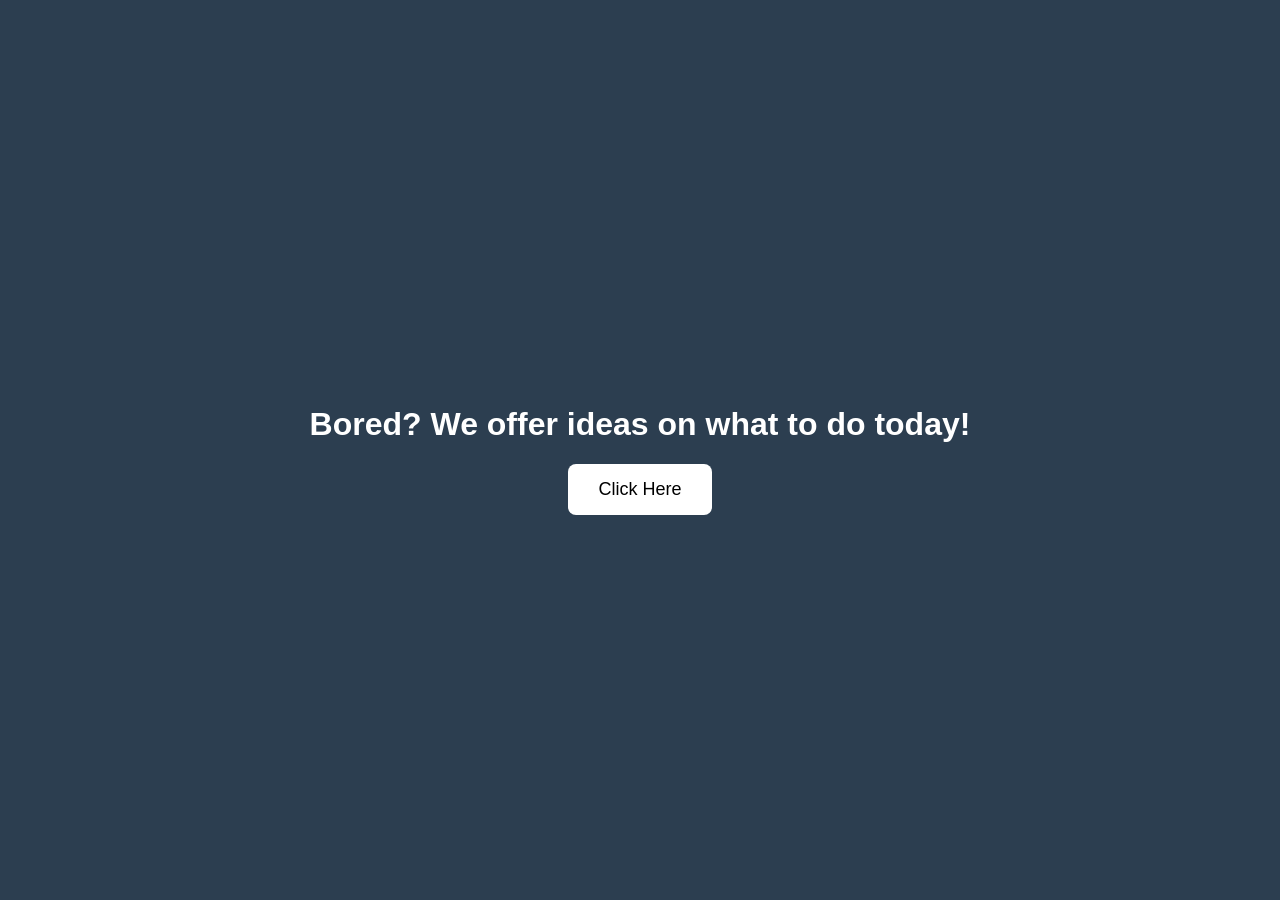
<file: index.html>
<!DOCTYPE html>
<html>
<head>
    <title>Bored?</title>
    <link rel="stylesheet" href="assets/css/styles.css">
</head>

<body>
    <div class="slide home">
        <h1>Bored? We offer ideas on what to do today!</h1>
        <a href="01.html">
            <button>Click Here</button>
        </a>
    </div>
</body>
</html>
</file>
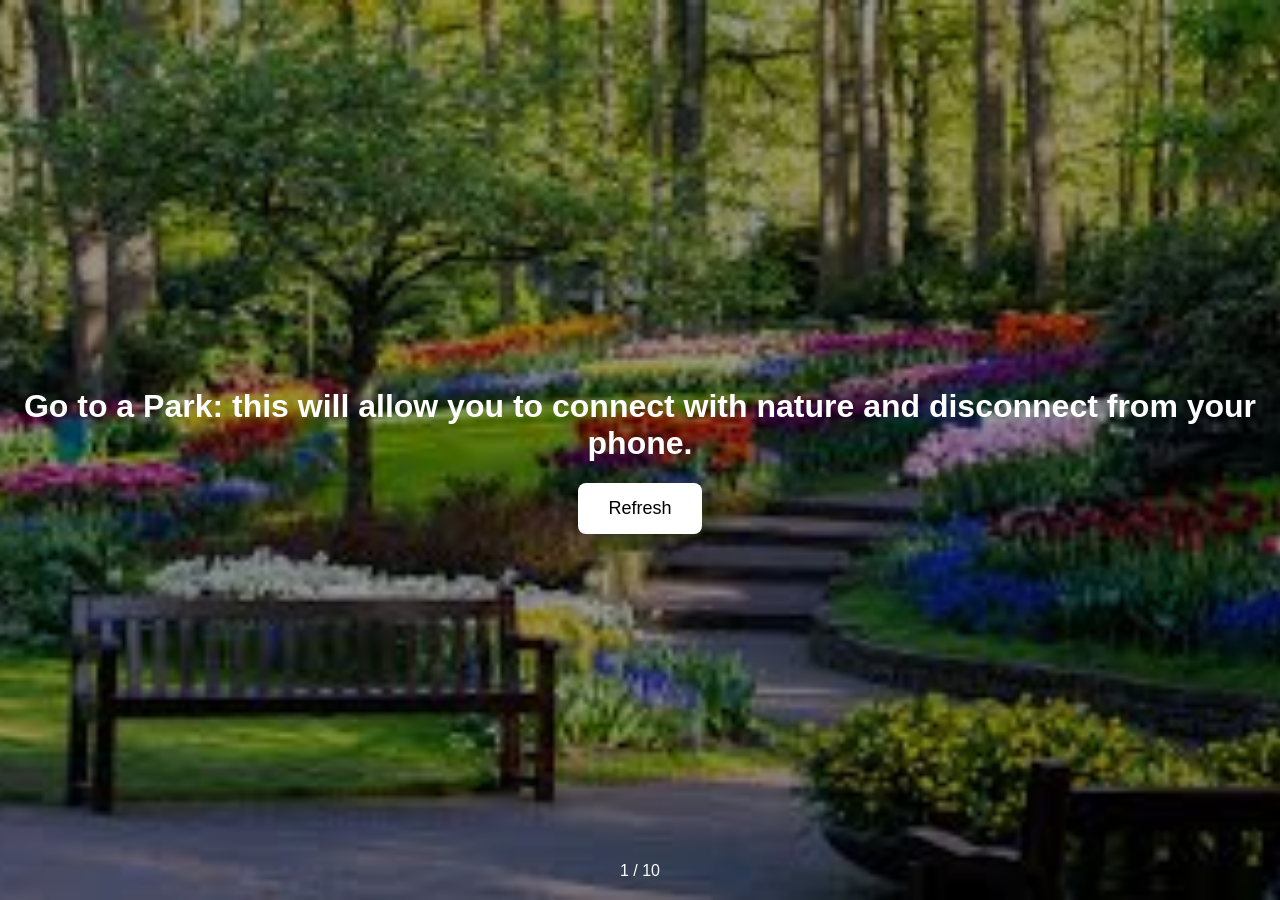
<file: 01.html>
<!DOCTYPE html>
<html>
<head>
    <title>Go to a Park</title>
    <link rel="stylesheet" href="assets/css/styles.css">
</head>

<body>
    <div class="slide">
        <img src="assets/img/park.jpg" alt="Park">
        <h1>Go to a Park: this will allow you to connect with nature and disconnect from your phone.</h1>
        <a href="02.html"><button>Refresh</button></a>
        <div class="counter">1 / 10</div>
    </div>
</body>
</html>
</file>
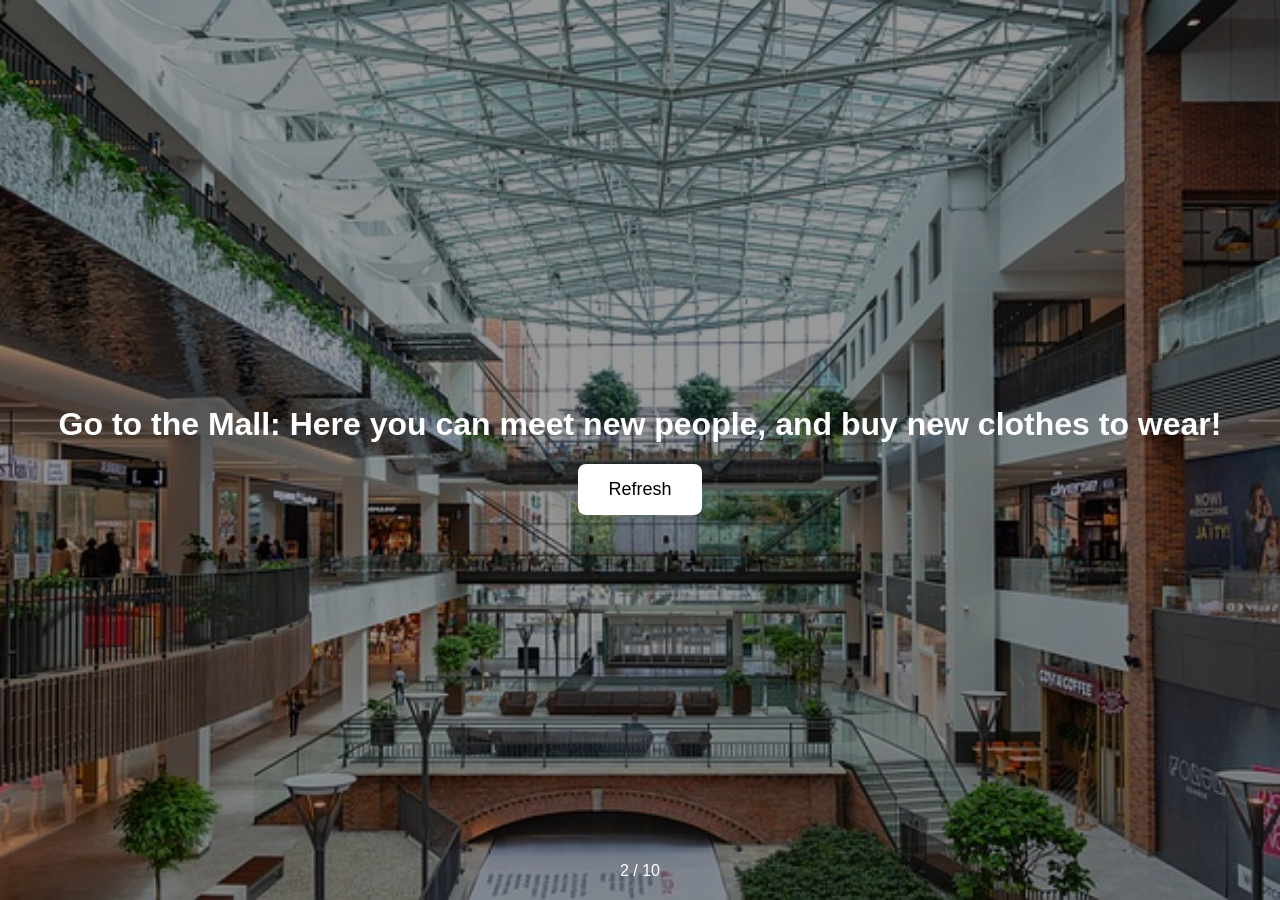
<file: 02.html>
<!DOCTYPE html>
<html>
<head>
    <title>Go to the Mall</title>
    <link rel="stylesheet" href="assets/css/styles.css">
</head>

<body>
    <div class="slide">
        <img src="assets/img/mall.jpg" alt="Mall">
        <h1>Go to the Mall: Here you can meet new people, and buy new clothes to wear!</h1>
        <a href="03.html"><button>Refresh</button></a>
        <div class="counter">2 / 10</div>
    </div>
</body>
</html>
</file>
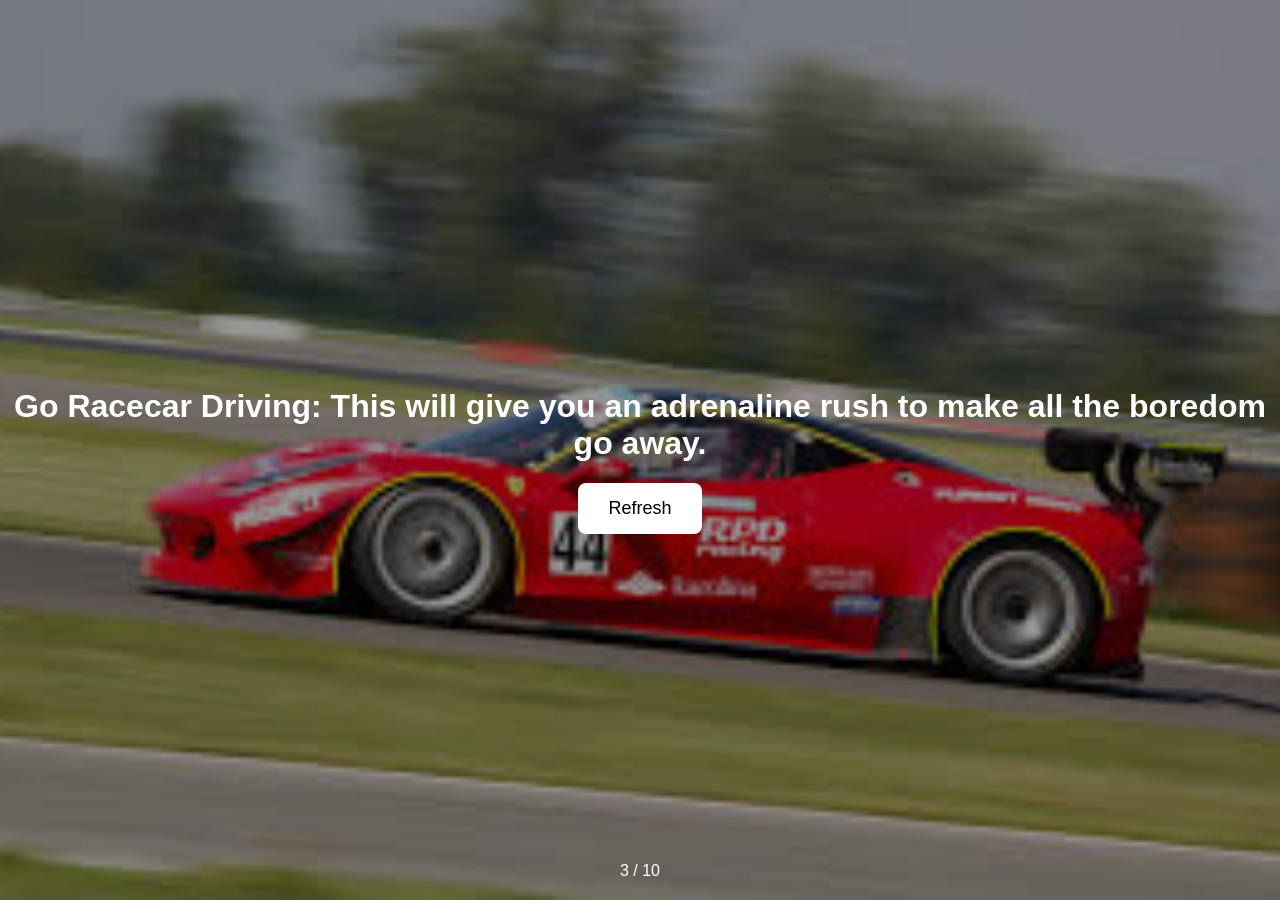
<file: 03.html>
<!DOCTYPE html>
<html>
<head>
    <title>Go Racecar Driving</title>
    <link rel="stylesheet" href="assets/css/styles.css">
</head>

<body>
    <div class="slide">
        <img src="assets/img/racecar.jpg" alt="Racecar">
        <h1>Go Racecar Driving: This will give you an adrenaline rush to make all the boredom go away.</h1>
        <a href="04.html"><button>Refresh</button></a>
        <div class="counter">3 / 10</div>
    </div>
</body>
</html>
</file>
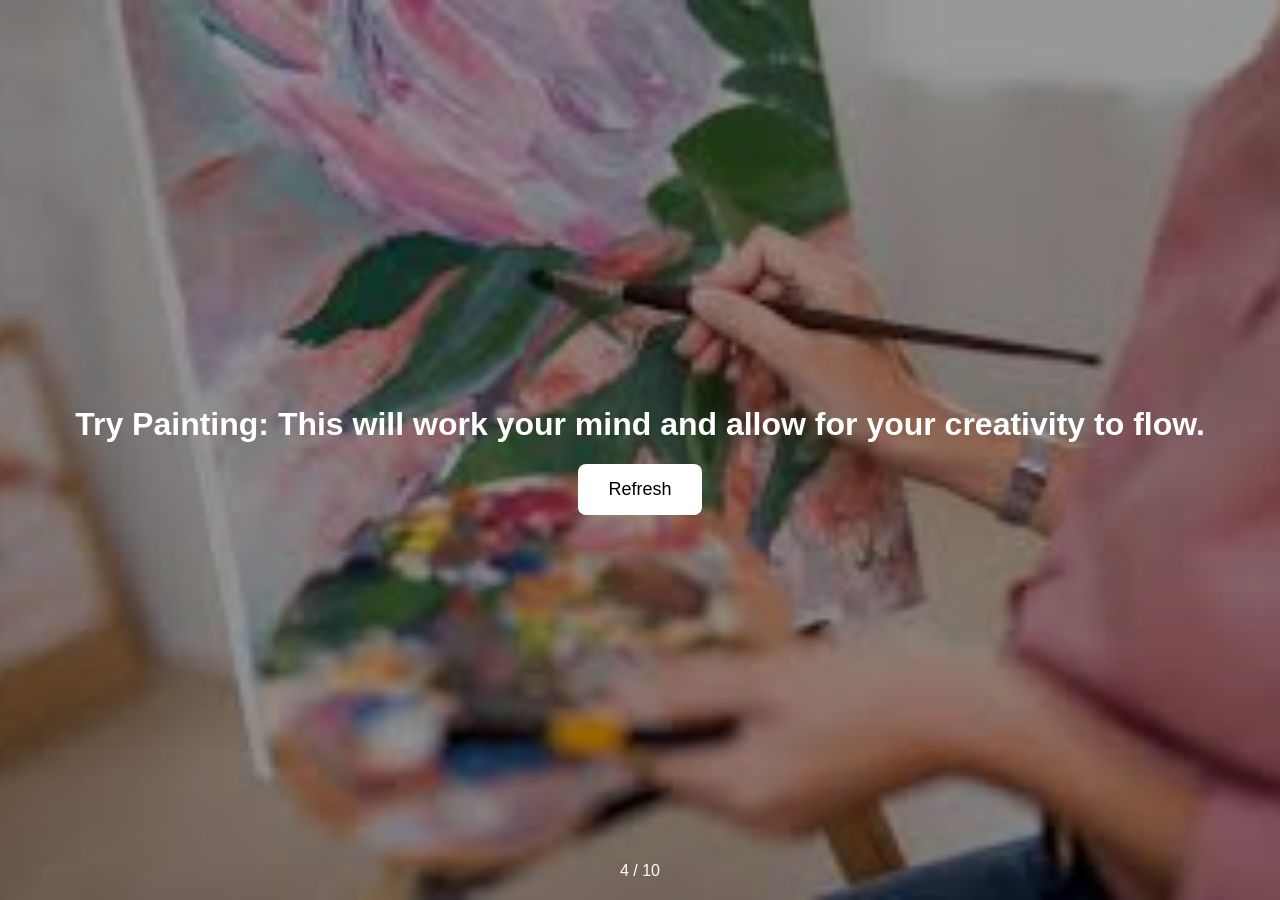
<file: 04.html>
<!DOCTYPE html>
<html>
<head>
    <title>Try Painting</title>
    <link rel="stylesheet" href="assets/css/styles.css">
</head>

<body>
    <div class="slide">
        <img src="assets/img/paint.jpg" alt="Paint">
        <h1>Try Painting: This will work your mind and allow for your creativity to flow.</h1>
        <a href="05.html"><button>Refresh</button></a>
        <div class="counter">4 / 10</div>
    </div>
</body>
</html>
</file>
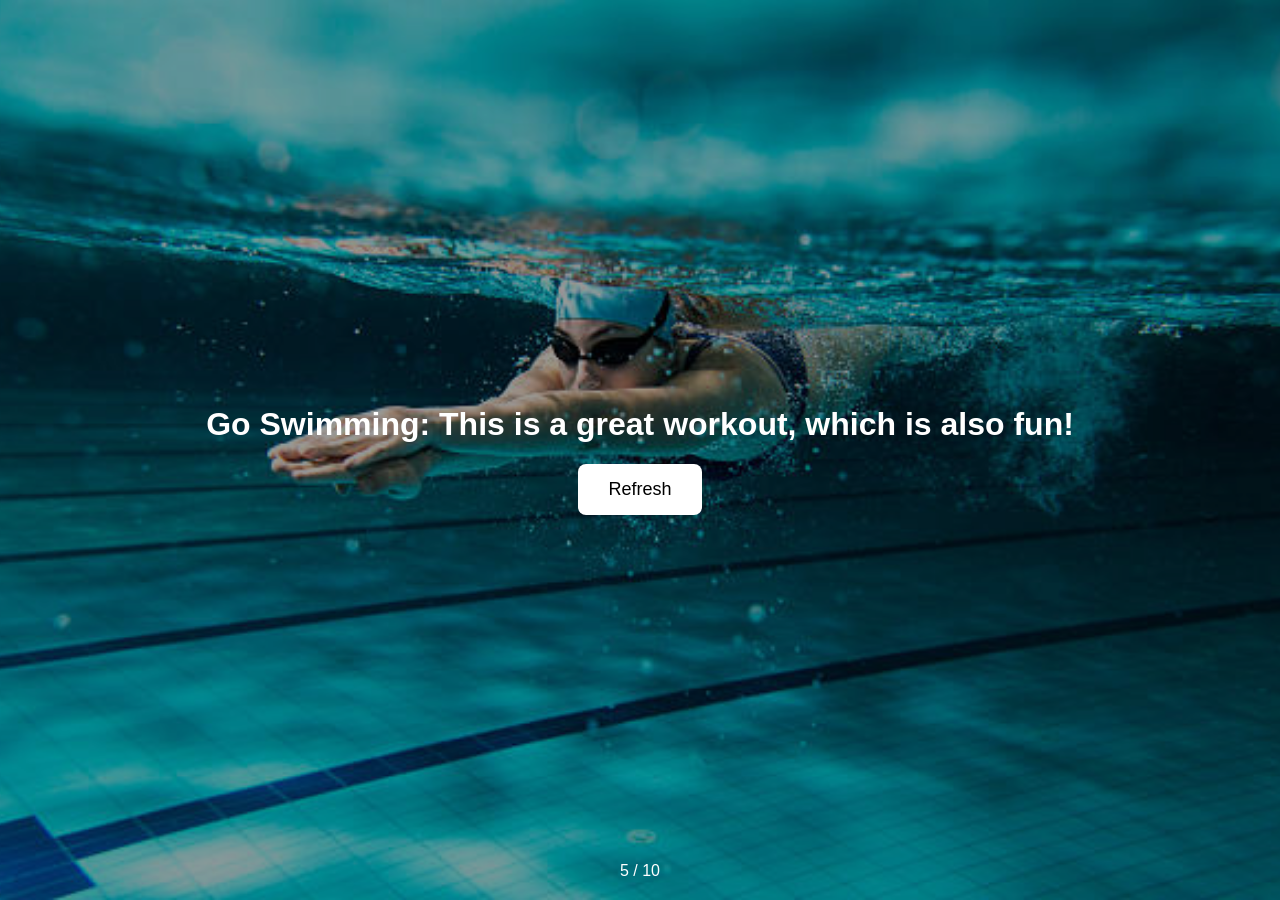
<file: 05.html>
<!DOCTYPE html>
<html>
<head>
    <title>Go Swimming</title>
    <link rel="stylesheet" href="assets/css/styles.css">
</head>

<body>
    <div class="slide">
        <img src="assets/img/swimming.jpg" alt="Swimming">
        <h1>Go Swimming: This is a great workout, which is also fun!</h1>
        <a href="06.html"><button>Refresh</button></a>
        <div class="counter">5 / 10</div>
    </div>
</body>
</html>
</file>
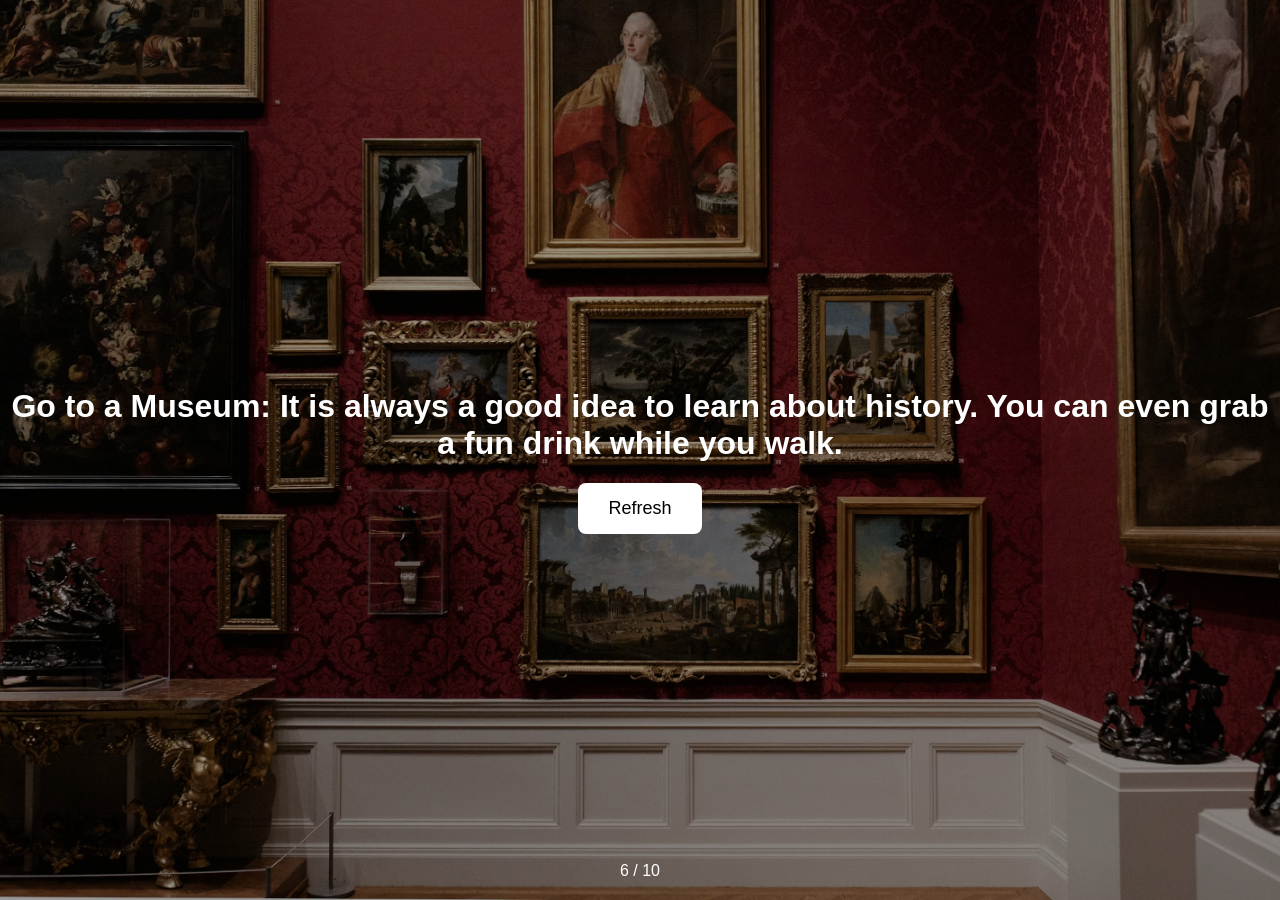
<file: 06.html>
<!DOCTYPE html>
<html>
<head>
    <title>Go to a Museum</title>
    <link rel="stylesheet" href="assets/css/styles.css">
</head>

<body>
    <div class="slide">
        <img src="assets/img/museum.jpg" alt="Museum">
        <h1>Go to a Museum: It is always a good idea to learn about history. You can even grab a fun drink while you walk.</h1>
        <a href="07.html"><button>Refresh</button></a>
        <div class="counter">6 / 10</div>
    </div>
</body>
</html>
</file>
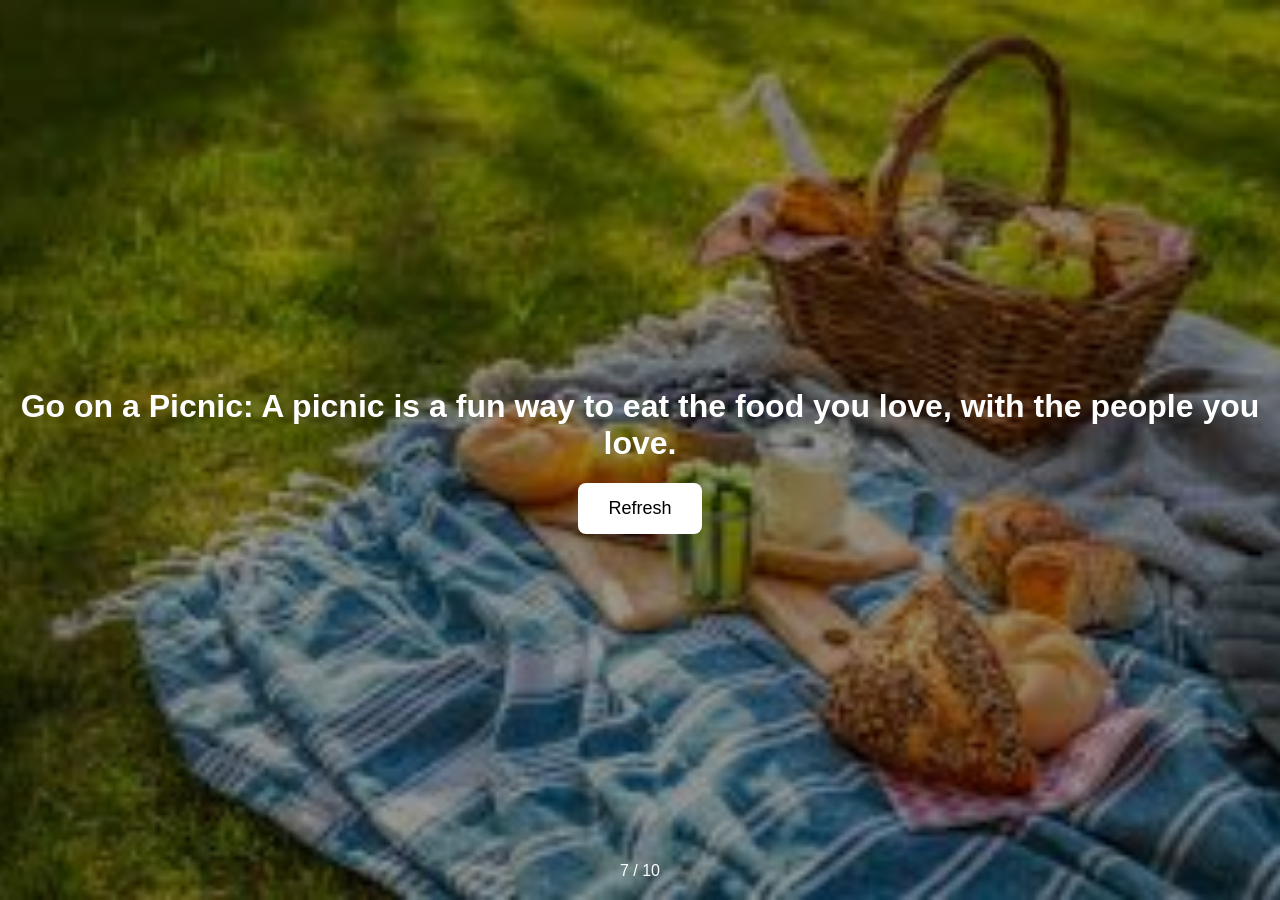
<file: 07.html>
<!DOCTYPE html>
<html>
<head>
    <title>Go on a Picnic</title>
    <link rel="stylesheet" href="assets/css/styles.css">
</head>

<body>
    <div class="slide">
        <img src="assets/img/picnic.jpg" alt="Picnic">
        <h1>Go on a Picnic: A picnic is a fun way to eat the food you love, with the people you love.</h1>
        <a href="08.html"><button>Refresh</button></a>
        <div class="counter">7 / 10</div>
    </div>
</body>
</html>
</file>
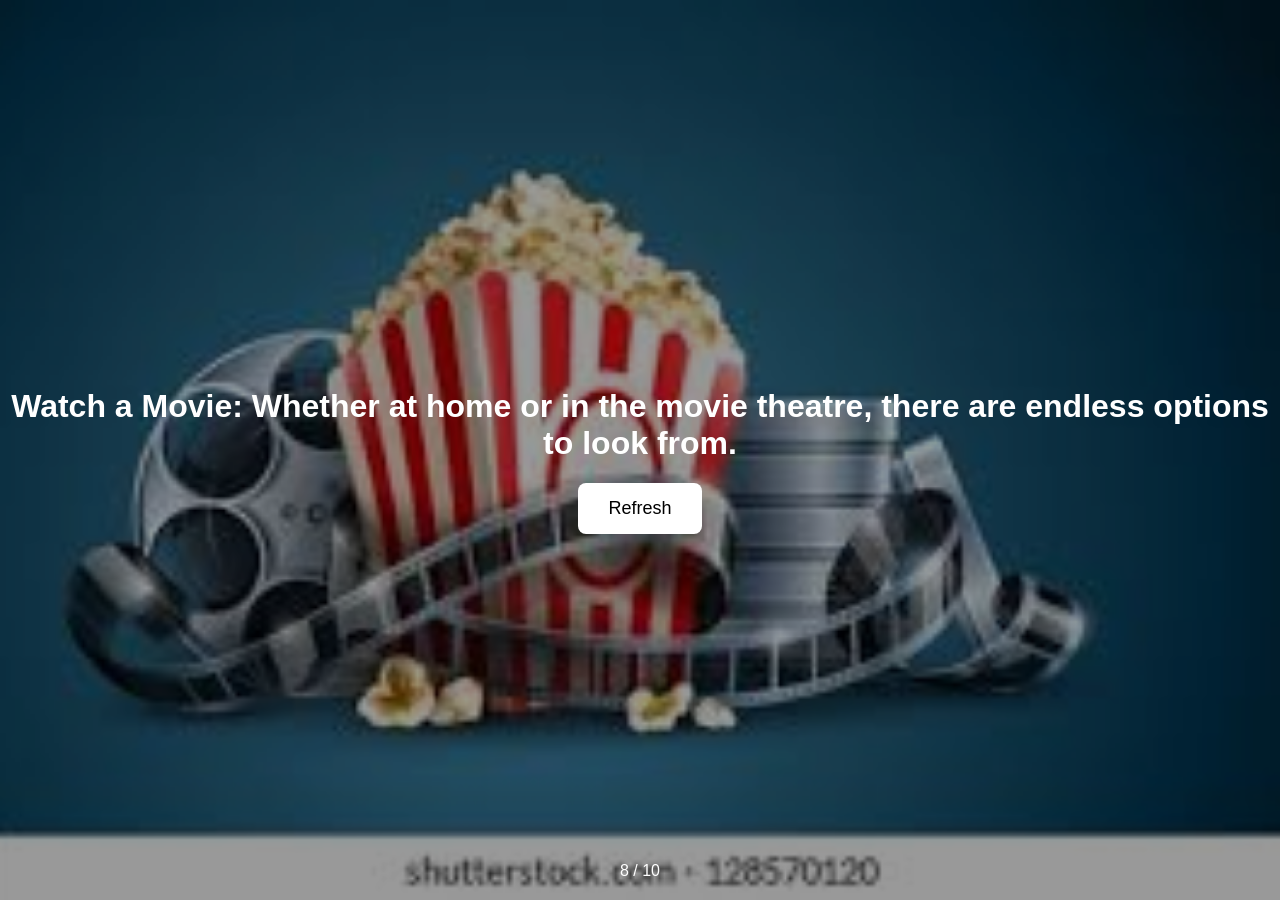
<file: 08.html>
<!DOCTYPE html>
<html>
<head>
    <title>Watch a Movie</title>
    <link rel="stylesheet" href="assets/css/styles.css">
</head>

<body>
    <div class="slide">
        <img src="assets/img/movie.jpg" alt="Movie">
        <h1>Watch a Movie: Whether at home or in the movie theatre, there are endless options to look from.</h1>
        <a href="09.html"><button>Refresh</button></a>
        <div class="counter">8 / 10</div>
    </div>
</body>
</html>
</file>
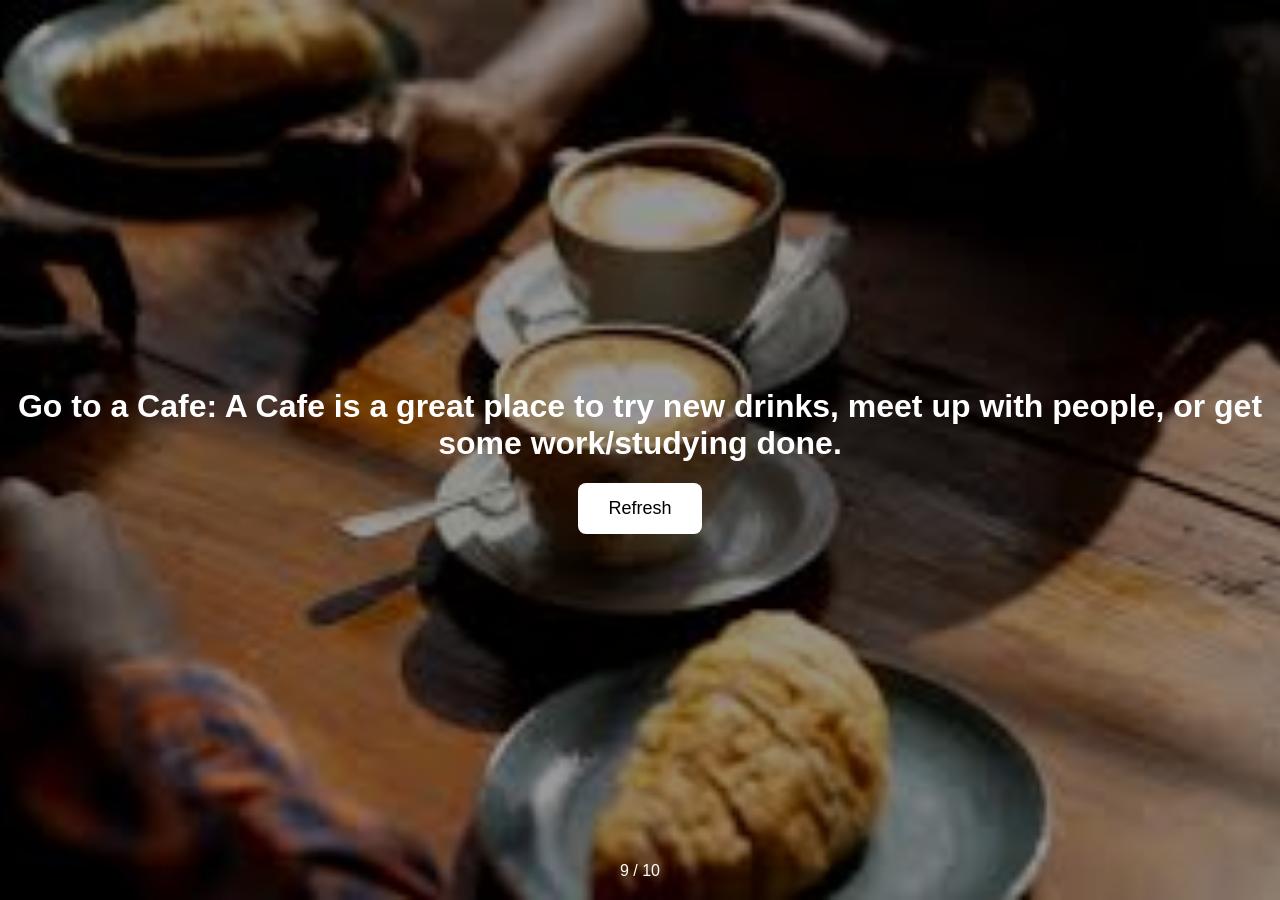
<file: 09.html>
<!DOCTYPE html>
<html>
<head>
    <title>Go to a Cafe</title>
    <link rel="stylesheet" href="assets/css/styles.css">
</head>

<body>
    <div class="slide">
        <img src="assets/img/cafe.jpg" alt="Cafe">
        <h1>Go to a Cafe: A Cafe is a great place to try new drinks, meet up with people, or get some work/studying done.</h1>
        <a href="10.html"><button>Refresh</button></a>
        <div class="counter">9 / 10</div>
    </div>
</body>
</html>
</file>
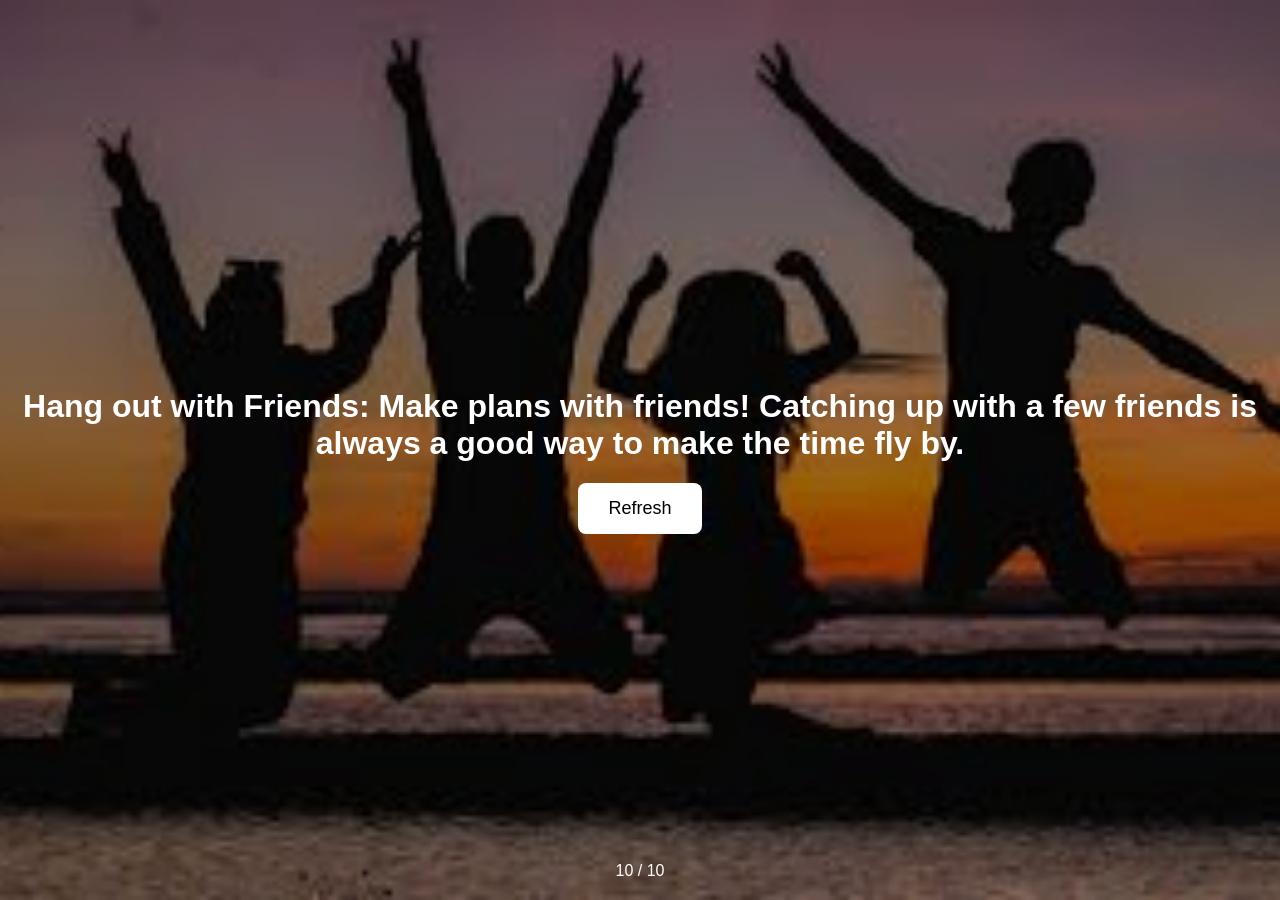
<file: 10.html>
<!DOCTYPE html>
<html>
<head>
    <title>Hang Out with Friends</title>
    <link rel="stylesheet" href="assets/css/styles.css">
</head>

<body>
    <div class="slide">
        <img src="assets/img/friends.jpg" alt="Friends">
        <h1>Hang out with Friends: Make plans with friends! Catching up with a few friends is always a good way to make the time fly by.</h1>
        <a href="01.html"><button>Refresh</button></a>
        <div class="counter">10 / 10</div>
    </div>
</body>
</html>
</file>
<file: assets/css/styles.css>
/* Remove default spacing */
body {
    margin: 0;
    padding: 0;
    font-family: Arial, sans-serif;
}

/* Slide layout */
.slide {
    position: relative;
    height: 100vh;
    width: 100%;
    display: flex;
    justify-content: center;
    align-items: center;
    flex-direction: column;
    text-align: center;
    color: white;
    overflow: hidden;
}

/* Fullscreen background image */
.slide img {
    position: absolute;
    top: 0;
    left: 0;
    width: 100%;
    height: 100%;
    object-fit: cover; /* makes image fill screen */
    z-index: -2;
}

/* Dark overlay for readability */
.slide::after {
    content: "";
    position: absolute;
    top: 0;
    left: 0;
    width: 100%;
    height: 100%;
    background: rgba(0, 0, 0, 0.4);
    z-index: -1;
}

/* Home page styling */
.home {
    background-color: #2c3e50;
}

/* Buttons */
button {
    padding: 15px 30px;
    font-size: 18px;
    border: none;
    border-radius: 8px;
    cursor: pointer;
    background-color: white;
    color: black;
    transition: 0.3s;
}

button:hover {
    opacity: 0.85;
    transform: scale(1.05);
}

/* Page counter */
.counter {
    position: absolute;
    bottom: 20px;
    font-size: 16px;
}
</file>
